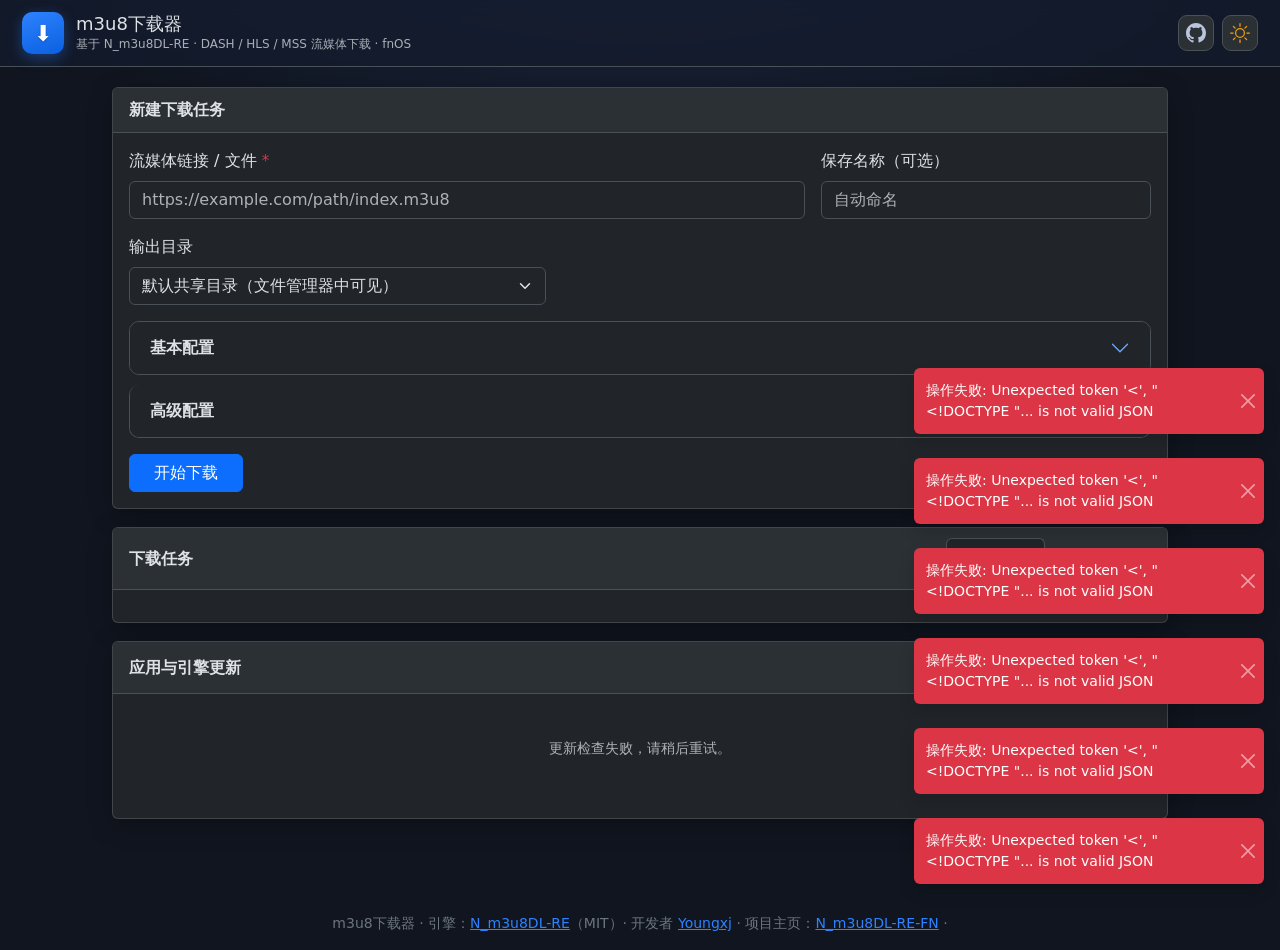
<file: m3u8_down/app/www/index.html>
<!DOCTYPE html>
<html lang="zh-CN" data-bs-theme="dark">
<head>
  <meta charset="UTF-8" />
  <meta name="viewport" content="width=device-width, initial-scale=1.0" />
  <title>m3u8下载器</title>
  <link rel="stylesheet" href="vendor/bootstrap.min.css?v=1" />
  <link rel="stylesheet" href="style.css?v=15" />
</head>
<body>
  <!-- 顶栏 -->
  <header class="topbar border-bottom">
    <div class="brand">
      <span class="logo">⬇</span>
      <div class="brand-text">
        <h1 class="mb-0">m3u8下载器</h1>
        <p class="sub mb-0">基于 N_m3u8DL-RE · DASH / HLS / MSS 流媒体下载 · fnOS</p>
      </div>
    </div>
    <div class="d-flex align-items-center gap-2">
      <a class="icon-btn" href="https://github.com/Youngxj/N_m3u8DL-RE-FN" target="_blank" rel="noopener" title="项目主页（GitHub）">
        <svg viewBox="0 0 16 16" width="20" height="20" fill="currentColor" aria-hidden="true">
          <path d="M8 0C3.58 0 0 3.58 0 8c0 3.54 2.29 6.53 5.47 7.59.4.07.55-.17.55-.38 0-.19-.01-.82-.01-1.49-2.01.37-2.53-.49-2.69-.94-.09-.23-.48-.94-.82-1.13-.28-.15-.68-.52-.01-.53.63-.01 1.08.58 1.23.82.72 1.21 1.87.87 2.33.66.07-.52.28-.87.51-1.07-1.78-.2-3.64-.89-3.64-3.95 0-.87.31-1.59.82-2.15-.08-.2-.36-1.02.08-2.12 0 0 .67-.21 2.2.82.64-.18 1.32-.27 2-.27s1.36.09 2 .27c1.53-1.04 2.2-.82 2.2-.82.44 1.1.16 1.92.08 2.12.51.56.82 1.27.82 2.15 0 3.07-1.87 3.75-3.65 3.95.29.25.54.73.54 1.48 0 1.07-.01 1.93-.01 2.2 0 .21.15.46.55.38A8.01 8.01 0 0 0 16 8c0-4.42-3.58-8-8-8z"/>
        </svg>
      </a>
      <button class="icon-btn" id="btn-theme" type="button" title="切换主题">
        <svg viewBox="0 0 16 16" width="20" height="20" fill="currentColor" aria-hidden="true">
          <path d="M8 11a3 3 0 1 1 0-6 3 3 0 0 1 0 6zm0 1a4 4 0 1 0 0-8 4 4 0 0 0 0 8zM8 0a.5.5 0 0 1 .5.5v2a.5.5 0 0 1-1 0v-2A.5.5 0 0 1 8 0zm0 13a.5.5 0 0 1 .5.5v2a.5.5 0 0 1-1 0v-2A.5.5 0 0 1 8 13zm8-5a.5.5 0 0 1-.5.5h-2a.5.5 0 0 1 0-1h2a.5.5 0 0 1 .5.5zM3 8a.5.5 0 0 1-.5.5h-2a.5.5 0 0 1 0-1h2A.5.5 0 0 1 3 8zm10.657-5.657a.5.5 0 0 1 0 .707l-1.414 1.415a.5.5 0 1 1-.707-.708l1.414-1.414a.5.5 0 0 1 .707 0zm-9.193 9.193a.5.5 0 0 1 0 .707L3.05 13.657a.5.5 0 0 1-.707-.707l1.414-1.414a.5.5 0 0 1 .707 0zm9.193 2.121a.5.5 0 0 1-.707 0l-1.414-1.414a.5.5 0 0 1 .707-.707l1.414 1.414a.5.5 0 0 1 0 .707zM4.464 4.465a.5.5 0 0 1-.707 0L2.343 3.05a.5.5 0 1 1 .707-.707l1.414 1.414a.5.5 0 0 1 0 .708z"/>
        </svg>
      </button>
    </div>
  </header>

  <main class="container main-wrap">
    <!-- 新建任务 -->
    <section class="card app-card">
      <div class="card-header fw-semibold">新建下载任务</div>
      <div class="card-body">
        <form id="task-form">
          <div class="row g-3 mb-3">
            <div class="col-12 col-lg-8">
              <label class="form-label" for="f-url">流媒体链接 / 文件 <span class="text-danger req">*</span></label>
              <input type="url" class="form-control" id="f-url" placeholder="https://example.com/path/index.m3u8" required />
            </div>
            <div class="col-12 col-lg-4">
              <label class="form-label" for="f-name">保存名称（可选）</label>
              <input type="text" class="form-control" id="f-name" placeholder="自动命名" />
            </div>
          </div>

          <div class="row g-3 mb-3">
            <div class="col-12 col-lg-5">
              <label class="form-label" for="f-dir">输出目录</label>
              <select class="form-select" id="f-dir">
                <option value="default">默认共享目录（文件管理器中可见）</option>
                <option value="custom">自定义目录（浏览选择 / 手动输入）</option>
              </select>
            </div>
            <div class="col-12 col-lg-7 custom-dir d-none">
              <label class="form-label" for="f-custom-dir">自定义目录路径 <span class="text-danger req">*</span></label>
              <div class="input-group">
                <input type="text" class="form-control" id="f-custom-dir" placeholder="/vol1/Users/admin/Downloads" />
                <button type="button" class="btn btn-outline-primary" id="btn-browse">浏览…</button>
              </div>
            </div>
          </div>

          <div class="accordion mb-3" id="cfg-accordion">
            <div class="accordion-item">
              <h2 class="accordion-header">
                <button class="accordion-button collapsed" type="button" data-bs-toggle="collapse" data-bs-target="#cfg-basic" aria-expanded="false">
                  基本配置
                </button>
              </h2>
              <div id="cfg-basic" class="accordion-collapse collapse" data-bs-parent="#cfg-accordion">
                <div class="accordion-body"></div>
              </div>
            </div>
            <div class="accordion-item">
              <h2 class="accordion-header">
                <button class="accordion-button collapsed" type="button" data-bs-toggle="collapse" data-bs-target="#cfg-advanced" aria-expanded="false">
                  高级配置
                </button>
              </h2>
              <div id="cfg-advanced" class="accordion-collapse collapse" data-bs-parent="#cfg-accordion">
                <div class="accordion-body"></div>
              </div>
            </div>
          </div>

          <div class="d-flex align-items-center gap-3 flex-wrap">
            <button type="submit" class="btn btn-primary px-4" id="btn-submit">开始下载</button>
            <span id="form-msg" class="text-danger small"></span>
          </div>
        </form>
      </div>
    </section>

    <!-- 任务 / 文件 -->
    <section class="card app-card">
      <div class="card-header d-flex align-items-center justify-content-between flex-wrap gap-2">
        <span class="fw-semibold">下载任务</span>
        <ul class="nav nav-tabs card-header-tabs mb-0">
          <li class="nav-item">
            <button class="nav-link active" data-tab="tasks" type="button">任务 <span id="task-count" class="badge text-bg-primary ms-1">0</span></button>
          </li>
          <li class="nav-item">
            <button class="nav-link" data-tab="files" type="button">已下载文件</button>
          </li>
        </ul>
      </div>
      <div class="card-body">
        <div id="tab-tasks">
          <div id="task-list" class="task-list"></div>
        </div>
        <div id="tab-files" class="d-none">
          <div id="file-list" class="file-list"></div>
        </div>
      </div>
    </section>
    <!-- 应用与引擎更新 -->
    <section class="card app-card">
      <div class="card-header d-flex align-items-center justify-content-between flex-wrap gap-2">
        <span class="fw-semibold">应用与引擎更新</span>
        <button type="button" class="btn btn-sm btn-outline-primary" id="btn-check-update">检查更新</button>
      </div>
      <div class="card-body">
        <div id="update-info">
          <p class="empty">正在检查更新…</p>
        </div>
      </div>
    </section>
  </main>

  <footer class="foot text-center text-secondary small py-3 px-3">
    m3u8下载器 · 引擎：<a href="https://github.com/nilaoda/N_m3u8DL-RE" target="_blank" rel="noopener">N_m3u8DL-RE</a>（MIT）· 开发者 <a href="https://github.com/Youngxj" target="_blank" rel="noopener">Youngxj</a> · 项目主页：<a href="https://github.com/Youngxj/N_m3u8DL-RE-FN" target="_blank" rel="noopener">N_m3u8DL-RE-FN</a> · <span id="foot-version"></span>
  </footer>

  <!-- 确认弹窗 -->
  <div class="modal fade" id="confirmModal" tabindex="-1" aria-hidden="true">
    <div class="modal-dialog modal-dialog-centered modal-sm">
      <div class="modal-content">
        <div class="modal-header"><h5 class="modal-title">确认操作</h5></div>
        <div class="modal-body" id="confirm-text"></div>
        <div class="modal-footer">
          <button type="button" class="btn btn-outline-secondary" id="confirm-no" data-bs-dismiss="modal">取消</button>
          <button type="button" class="btn btn-danger" id="confirm-yes">确认</button>
        </div>
      </div>
    </div>
  </div>

  <!-- Toast 容器 -->
  <div class="toast-container position-fixed bottom-0 end-0 p-3" id="toast-box" style="z-index:2000"></div>

  <script src="vendor/bootstrap.bundle.min.js?v=1"></script>
  <script src="app.js?v=16"></script>
</body>
</html>
</file>
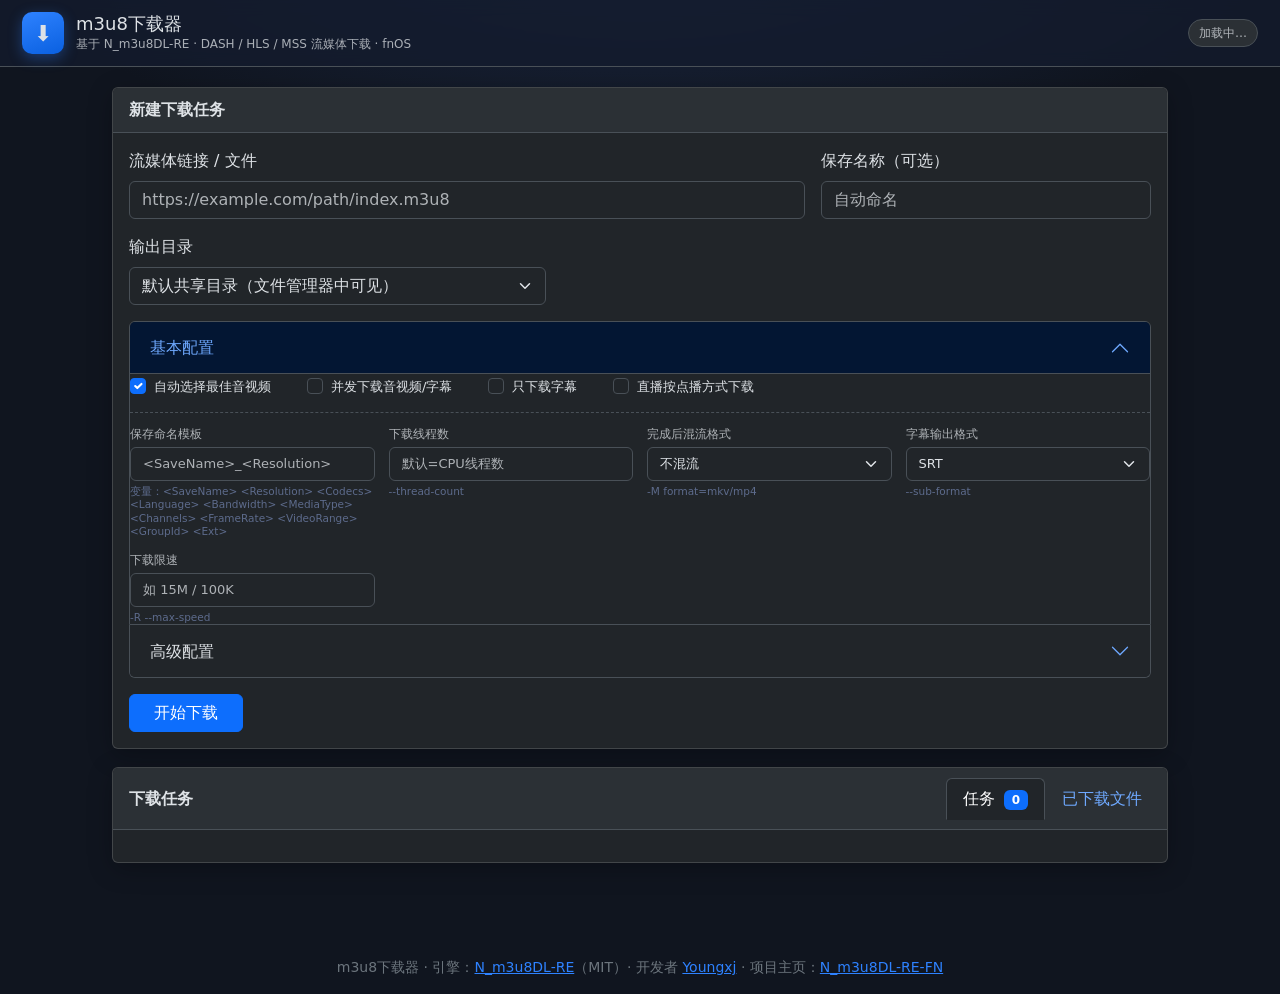
<file: n_m3u8dl_re/app/www/index.html>
<!DOCTYPE html>
<html lang="zh-CN" data-bs-theme="dark">
<head>
  <meta charset="UTF-8" />
  <meta name="viewport" content="width=device-width, initial-scale=1.0" />
  <title>m3u8下载器</title>
  <link rel="stylesheet" href="vendor/bootstrap.min.css?v=1" />
  <link rel="stylesheet" href="style.css?v=8" />
</head>
<body>
  <!-- 顶栏 -->
  <header class="topbar border-bottom">
    <div class="brand">
      <span class="logo">⬇</span>
      <div class="brand-text">
        <h1 class="mb-0">m3u8下载器</h1>
        <p class="sub mb-0">基于 N_m3u8DL-RE · DASH / HLS / MSS 流媒体下载 · fnOS</p>
      </div>
    </div>
    <div class="d-flex gap-2 flex-wrap">
      <span id="svc-dir" class="pill" title="默认输出目录">加载中…</span>
    </div>
  </header>

  <main class="container main-wrap">
    <!-- 新建任务 -->
    <section class="card app-card">
      <div class="card-header fw-semibold">新建下载任务</div>
      <div class="card-body">
        <form id="task-form">
          <div class="row g-3 mb-3">
            <div class="col-12 col-lg-8">
              <label class="form-label" for="f-url">流媒体链接 / 文件</label>
              <input type="url" class="form-control" id="f-url" placeholder="https://example.com/path/index.m3u8" required />
            </div>
            <div class="col-12 col-lg-4">
              <label class="form-label" for="f-name">保存名称（可选）</label>
              <input type="text" class="form-control" id="f-name" placeholder="自动命名" />
            </div>
          </div>

          <div class="row g-3 mb-3">
            <div class="col-12 col-lg-5">
              <label class="form-label" for="f-dir">输出目录</label>
              <select class="form-select" id="f-dir">
                <option value="default">默认共享目录（文件管理器中可见）</option>
                <option value="custom">自定义目录（浏览选择 / 手动输入）</option>
              </select>
            </div>
            <div class="col-12 col-lg-7 custom-dir d-none">
              <label class="form-label" for="f-custom-dir">自定义目录路径</label>
              <div class="input-group">
                <input type="text" class="form-control" id="f-custom-dir" placeholder="/vol1/Users/admin/Downloads" />
                <button type="button" class="btn btn-outline-primary" id="btn-browse">浏览…</button>
              </div>
            </div>
          </div>

          <div class="accordion mb-3" id="cfg-accordion">
            <div class="accordion-item">
              <h2 class="accordion-header">
                <button class="accordion-button" type="button" data-bs-toggle="collapse" data-bs-target="#cfg-basic" aria-expanded="true">
                  基本配置
                </button>
              </h2>
              <div id="cfg-basic" class="accordion-collapse collapse show" data-bs-parent="#cfg-accordion">
                <div class="accordion-body"></div>
              </div>
            </div>
            <div class="accordion-item">
              <h2 class="accordion-header">
                <button class="accordion-button collapsed" type="button" data-bs-toggle="collapse" data-bs-target="#cfg-advanced" aria-expanded="false">
                  高级配置
                </button>
              </h2>
              <div id="cfg-advanced" class="accordion-collapse collapse" data-bs-parent="#cfg-accordion">
                <div class="accordion-body"></div>
              </div>
            </div>
          </div>

          <div class="d-flex align-items-center gap-3 flex-wrap">
            <button type="submit" class="btn btn-primary px-4" id="btn-submit">开始下载</button>
            <span id="form-msg" class="text-danger small"></span>
          </div>
        </form>
      </div>
    </section>

    <!-- 任务 / 文件 -->
    <section class="card app-card">
      <div class="card-header d-flex align-items-center justify-content-between flex-wrap gap-2">
        <span class="fw-semibold">下载任务</span>
        <ul class="nav nav-tabs card-header-tabs mb-0">
          <li class="nav-item">
            <button class="nav-link active" data-tab="tasks" type="button">任务 <span id="task-count" class="badge text-bg-primary ms-1">0</span></button>
          </li>
          <li class="nav-item">
            <button class="nav-link" data-tab="files" type="button">已下载文件</button>
          </li>
        </ul>
      </div>
      <div class="card-body">
        <div id="tab-tasks">
          <div id="task-list" class="task-list"></div>
        </div>
        <div id="tab-files" class="d-none">
          <div id="file-list" class="file-list"></div>
        </div>
      </div>
    </section>
  </main>

  <footer class="foot text-center text-secondary small py-3 px-3">
    m3u8下载器 · 引擎：<a href="https://github.com/nilaoda/N_m3u8DL-RE" target="_blank" rel="noopener">N_m3u8DL-RE</a>（MIT）· 开发者 <a href="https://github.com/Youngxj" target="_blank" rel="noopener">Youngxj</a> · 项目主页：<a href="https://github.com/Youngxj/N_m3u8DL-RE-FN" target="_blank" rel="noopener">N_m3u8DL-RE-FN</a>
  </footer>

  <script src="vendor/bootstrap.bundle.min.js?v=1"></script>
  <script src="app.js?v=8"></script>
</body>
</html>
</file>
<file: m3u8_down/app/www/style.css>
/* m3u8下载器 — Bootstrap 5 主题之上的自定义样式（暗/亮两套配色） */
:root, [data-bs-theme="dark"] {
  --brand-1: #2e82ff;
  --brand-2: #0a60e0;
  --accent: #2e82ff;
  --ok: #22c55e;
  --warn: #f59e0b;
  --err: #ef4444;
  --mono: "Cascadia Code", "Consolas", "JetBrains Mono", monospace;
  --app-bg: radial-gradient(1200px 500px at 50% -10%, #1d2a47 0%, #10151f 55%);
  --topbar-bg: rgba(20, 27, 46, 0.78);
  --code-bg: #0d1322;
  --code-fg: #a8b6d8;
  --hint-fg: #5d6b8c;
  --progress-bg: #0d1322;
}
[data-bs-theme="light"] {
  --brand-1: #0a6cff;
  --brand-2: #0a60e0;
  --accent: #0a6cff;
  --app-bg: radial-gradient(1200px 500px at 50% -10%, #dbe8ff 0%, #eef2f7 55%);
  --topbar-bg: rgba(255, 255, 255, 0.82);
  --code-bg: #f1f3f7;
  --code-fg: #4a5568;
  --hint-fg: #8a94a6;
  --progress-bg: #e2e8f0;
}

body {
  background: var(--app-bg);
  min-height: 100vh;
}

/* 顶栏 */
.topbar {
  display: flex; align-items: center; justify-content: space-between;
  gap: 12px; flex-wrap: wrap;
  padding: 12px 22px;
  background: var(--topbar-bg);
  backdrop-filter: blur(8px);
  position: sticky; top: 0; z-index: 10;
}
.brand { display: flex; align-items: center; gap: 12px; min-width: 0; }
.brand-text { min-width: 0; }
.logo {
  width: 42px; height: 42px; border-radius: 10px; flex: none;
  display: grid; place-items: center; font-size: 22px;
  background: linear-gradient(160deg, var(--brand-1), var(--brand-2));
  box-shadow: 0 4px 14px rgba(46, 130, 255, 0.35);
  color: #fff; /* 下载箭头统一白色（暗/亮主题一致） */
  text-shadow: 0 1px 2px rgba(0, 0, 0, 0.25);
}
.brand h1 { font-size: 18px; white-space: nowrap; }
.brand .sub { font-size: 12px; color: var(--bs-secondary-color); white-space: nowrap; overflow: hidden; text-overflow: ellipsis; }
.pill {
  font-size: 12px; padding: 4px 10px; border-radius: 999px;
  background: var(--bs-tertiary-bg); border: 1px solid var(--bs-border-color);
  color: var(--bs-secondary-color); max-width: 360px;
  overflow: hidden; text-overflow: ellipsis; white-space: nowrap;
}
/* 头部图标按钮（颜色随主题变化） */
:root, [data-bs-theme="dark"] { --icon-fg: #b9c5de; }
[data-bs-theme="light"] { --icon-fg: #5b6472; }
.icon-btn {
  display: inline-flex; align-items: center; justify-content: center;
  width: 36px; height: 36px; border-radius: 9px;
  border: 1px solid var(--bs-border-color);
  background: var(--bs-tertiary-bg); color: var(--icon-fg);
  cursor: pointer; transition: all .15s; text-decoration: none;
}
.icon-btn:hover { color: var(--accent); border-color: var(--accent); }
#btn-theme { color: var(--warn); }
[data-bs-theme="light"] #btn-theme { color: var(--accent); }
.req { font-size: 15px; line-height: 1; vertical-align: middle; }

/* 主体 */
.main-wrap { max-width: 1080px; padding-bottom: 60px; padding-top: 20px; }
.app-card { box-shadow: 0 6px 24px rgba(0, 0, 0, 0.25); margin-bottom: 18px; }
.app-card .card-header {
  background: var(--bs-tertiary-bg);
  border-bottom: 1px solid var(--bs-border-color);
  padding: 10px 16px;
}

/* 配置表单：分组 + 勾选行 + 字段网格 */
.cfg-group { margin-bottom: 14px; }
.cfg-group:last-child { margin-bottom: 0; }
.cfg-group-title {
  font-size: 12px; font-weight: 600; color: var(--accent);
  margin-bottom: 8px; display: flex; align-items: center; gap: 6px;
}
.cfg-group-title::after {
  content: ''; flex: 1; height: 1px; background: var(--bs-border-color);
}
.cfg-checks {
  display: flex; flex-wrap: wrap; align-items: center; gap: 6px 20px;
  padding-bottom: 10px; margin-bottom: 10px; border-bottom: 1px dashed var(--bs-border-color);
}
.cfg-check .form-check-input { cursor: pointer; }
.cfg-check .form-check-label { font-size: 13px; cursor: pointer; }
.cfg-grid { display: grid; grid-template-columns: repeat(auto-fill, minmax(240px, 1fr)); gap: 12px 14px; align-items: start; }
.cfg-field { display: flex; flex-direction: column; gap: 4px; font-size: 12px; color: var(--bs-secondary-color); min-width: 0; }
.cfg-field .form-control, .cfg-field .form-select { font-size: 13px; }
.cfg-field textarea { font-family: var(--mono); font-size: 12.5px; resize: vertical; }
.cfg-field .cfg-hint { font-size: 10.5px; color: var(--hint-fg); line-height: 1.3; }
.cfg-full { grid-column: 1 / -1; }

/* 配置折叠卡内边距（内容不贴边；padding 加在折叠容器上） */
#cfg-accordion .accordion-item { margin-bottom: 10px; border-radius: 10px; overflow: hidden; }
#cfg-accordion .accordion-item:last-child { margin-bottom: 0; }
#cfg-accordion .accordion-collapse { padding: 20px; }
#cfg-accordion .accordion-body { padding: 0; }
#cfg-accordion .accordion-button { font-weight: 600; }
#cfg-accordion .accordion-button:not(.collapsed) { box-shadow: none; }

/* 确认弹窗文本：允许换行，超长路径不溢出 */
#confirm-text { white-space: normal; word-break: break-all; }

/* 任务列表 */
.task-list { display: grid; gap: 12px; }
.task {
  background: var(--bs-tertiary-bg);
  border: 1px solid var(--bs-border-color);
  border-radius: 12px;
  padding: 13px 15px;
  min-width: 0; /* 防止长行（如停止任务残留的 CLI 明细）把卡片撑超宽 */
  overflow: hidden;
}
.task-head { display: flex; justify-content: space-between; align-items: flex-start; gap: 10px; flex-wrap: wrap; }
.task-head > div { min-width: 0; }
.task-title { font-weight: 600; font-size: 14.5px; word-break: break-all; }
.task-url { font-size: 12px; color: var(--bs-secondary-color); word-break: break-all; margin-top: 2px; }
.task-meta { display: flex; gap: 6px; align-items: center; flex-wrap: wrap; }
.badge.bg-queued { background: var(--bs-secondary-bg) !important; color: var(--bs-secondary-color); }
.badge.bg-running { background: rgba(46,130,255,.18) !important; color: #6ab0ff; animation: pulse 1.6s infinite; }
.badge.bg-success { background: rgba(34,197,94,.18) !important; color: var(--ok); }
.badge.bg-failed { background: rgba(239,68,68,.18) !important; color: var(--err); }
.badge.bg-stopped { background: rgba(245,158,11,.18) !important; color: var(--warn); }
.badge.bg-stopping { background: rgba(245,158,11,.18) !important; color: var(--warn); }
@keyframes pulse { 50% { opacity: 0.55; } }

.progress-wrap { margin-top: 10px; display: flex; align-items: center; gap: 10px; }
.progress { flex: 1; min-width: 0; height: 8px; background: var(--progress-bg); }
.progress-bar {
  background: linear-gradient(90deg, var(--brand-1), #6ab0ff);
}
.progress-bar.bg-ok { background: linear-gradient(90deg, var(--ok), #4ade80); }
.progress-pct { font-size: 12.5px; color: var(--bs-secondary-color); min-width: 42px; text-align: right; font-variant-numeric: tabular-nums; }

.task-stats { display: flex; gap: 14px; flex-wrap: wrap; margin-top: 8px; font-size: 12.5px; color: var(--bs-secondary-color); }
.task-stats b { color: var(--bs-body-color); font-variant-numeric: tabular-nums; }

.task-last {
  margin-top: 8px; background: var(--code-bg); border-radius: 8px; padding: 7px 10px;
  font-family: var(--mono); font-size: 12px; line-height: 1.5; color: var(--code-fg);
  white-space: nowrap; overflow: hidden; text-overflow: ellipsis;
}
.task-actions { display: flex; gap: 8px; margin-top: 10px; flex-wrap: wrap; }

.empty { color: var(--bs-secondary-color); font-size: 13.5px; text-align: center; padding: 28px 0; }

/* 文件列表 */
.file-list { display: grid; gap: 8px; }
.file-row {
  display: flex; align-items: center; gap: 12px; flex-wrap: wrap;
  background: var(--bs-tertiary-bg);
  border: 1px solid var(--bs-border-color);
  border-radius: 10px;
  padding: 10px 14px;
}
.file-icon { font-size: 18px; flex: none; }
.file-row > .file-main { flex: 1; min-width: 0; }
.file-name { font-size: 13.5px; word-break: break-all; }
.file-path { font-size: 11px; color: var(--bs-secondary-color); word-break: break-all; margin-top: 2px; font-family: var(--mono); }
.file-meta { font-size: 12px; color: var(--bs-secondary-color); white-space: nowrap; font-variant-numeric: tabular-nums; }
.file-actions { display: flex; gap: 6px; flex-wrap: wrap; }

.foot a { color: var(--accent); }

/* 应用与引擎更新 */
.update-info { display: grid; gap: 8px; }
.upd-warn {
  background: rgba(245, 158, 11, 0.12);
  border: 1px solid rgba(245, 158, 11, 0.4);
  color: var(--warn);
  border-radius: 10px;
  padding: 9px 12px;
  font-size: 13px;
  word-break: break-all;
}
.upd-row {
  display: flex; align-items: center; gap: 10px; flex-wrap: wrap;
  background: var(--bs-tertiary-bg);
  border: 1px solid var(--bs-border-color);
  border-radius: 10px;
  padding: 10px 14px;
  font-size: 13.5px;
}
.upd-name { font-weight: 600; color: var(--bs-secondary-color); }
.upd-cur { font-weight: 600; font-family: var(--mono); font-variant-numeric: tabular-nums; }
.upd-latest { color: var(--bs-secondary-color); font-family: var(--mono); }
.upd-badge {
  font-size: 11.5px; padding: 2px 9px; border-radius: 999px;
  font-weight: 600;
}
.upd-badge.upd-ok { background: rgba(34, 197, 94, 0.16); color: var(--ok); }
.upd-badge.upd-new { background: rgba(239, 68, 68, 0.16); color: var(--err); }
.upd-badge.upd-unknown { background: var(--bs-secondary-bg); color: var(--bs-secondary-color); }
.upd-btn { margin-left: auto; }
.upd-note { font-size: 12.5px; color: var(--bs-secondary-color); padding: 0 4px; }
.upd-running { color: var(--accent); border-color: rgba(46, 130, 255, 0.4); background: rgba(46, 130, 255, 0.1); }
.upd-okline { color: var(--ok); border-color: rgba(34, 197, 94, 0.4); background: rgba(34, 197, 94, 0.1); }
.upd-path {
  font-family: var(--mono); font-size: 12px; margin-top: 6px;
  color: var(--code-fg); word-break: break-all;
}
</file>
<file: n_m3u8dl_re/app/www/style.css>
/* m3u8下载器 — Bootstrap 5 暗色主题之上的自定义样式 */
:root {
  --brand-1: #2e82ff;
  --brand-2: #0a60e0;
  --accent: #2e82ff;
  --ok: #22c55e;
  --warn: #f59e0b;
  --err: #ef4444;
  --mono: "Cascadia Code", "Consolas", "JetBrains Mono", monospace;
}

body {
  background: radial-gradient(1200px 500px at 50% -10%, #1d2a47 0%, #10151f 55%);
  min-height: 100vh;
  color-scheme: dark;
}

/* 顶栏 */
.topbar {
  display: flex; align-items: center; justify-content: space-between;
  gap: 12px; flex-wrap: wrap;
  padding: 12px 22px;
  background: rgba(20, 27, 46, 0.78);
  backdrop-filter: blur(8px);
  position: sticky; top: 0; z-index: 10;
}
.brand { display: flex; align-items: center; gap: 12px; min-width: 0; }
.brand-text { min-width: 0; }
.logo {
  width: 42px; height: 42px; border-radius: 10px; flex: none;
  display: grid; place-items: center; font-size: 22px;
  background: linear-gradient(160deg, var(--brand-1), var(--brand-2));
  box-shadow: 0 4px 14px rgba(46, 130, 255, 0.35);
}
.brand h1 { font-size: 18px; white-space: nowrap; }
.brand .sub { font-size: 12px; color: var(--bs-secondary-color); white-space: nowrap; overflow: hidden; text-overflow: ellipsis; }
.pill {
  font-size: 12px; padding: 4px 10px; border-radius: 999px;
  background: var(--bs-tertiary-bg); border: 1px solid var(--bs-border-color);
  color: var(--bs-secondary-color); max-width: 360px;
  overflow: hidden; text-overflow: ellipsis; white-space: nowrap;
}

/* 主体 */
.main-wrap { max-width: 1080px; padding-bottom: 60px; padding-top: 20px; }
.app-card { box-shadow: 0 6px 24px rgba(0, 0, 0, 0.25); margin-bottom: 18px; }
.app-card .card-header {
  background: var(--bs-tertiary-bg);
  border-bottom: 1px solid var(--bs-border-color);
  padding: 10px 16px;
}

/* 配置表单：勾选行 + 字段网格 */
.cfg-checks {
  display: flex; flex-wrap: wrap; align-items: center; gap: 6px 20px;
  padding-bottom: 12px; margin-bottom: 12px; border-bottom: 1px dashed var(--bs-border-color);
}
.cfg-check .form-check-input { cursor: pointer; }
.cfg-check .form-check-label { font-size: 13px; cursor: pointer; }
.cfg-grid { display: grid; grid-template-columns: repeat(auto-fill, minmax(240px, 1fr)); gap: 12px 14px; align-items: start; }
.cfg-field { display: flex; flex-direction: column; gap: 4px; font-size: 12px; color: var(--bs-secondary-color); min-width: 0; }
.cfg-field .form-control, .cfg-field .form-select { font-size: 13px; }
.cfg-field textarea { font-family: var(--mono); font-size: 12.5px; resize: vertical; }
.cfg-field .cfg-hint { font-size: 10.5px; color: #5d6b8c; line-height: 1.3; }
.cfg-full { grid-column: 1 / -1; }

/* 任务列表 */
.task-list { display: grid; gap: 12px; }
.task {
  background: var(--bs-tertiary-bg);
  border: 1px solid var(--bs-border-color);
  border-radius: 12px;
  padding: 13px 15px;
}
.task-head { display: flex; justify-content: space-between; align-items: flex-start; gap: 10px; flex-wrap: wrap; }
.task-head > div { min-width: 0; }
.task-title { font-weight: 600; font-size: 14.5px; word-break: break-all; }
.task-url { font-size: 12px; color: var(--bs-secondary-color); word-break: break-all; margin-top: 2px; }
.task-meta { display: flex; gap: 6px; align-items: center; flex-wrap: wrap; }
.badge.bg-queued { background: var(--bs-secondary-bg) !important; color: var(--bs-secondary-color); }
.badge.bg-running { background: rgba(46,130,255,.18) !important; color: #6ab0ff; animation: pulse 1.6s infinite; }
.badge.bg-success { background: rgba(34,197,94,.18) !important; color: var(--ok); }
.badge.bg-failed { background: rgba(239,68,68,.18) !important; color: var(--err); }
.badge.bg-stopped { background: rgba(245,158,11,.18) !important; color: var(--warn); }
.badge.bg-stopping { background: rgba(245,158,11,.18) !important; color: var(--warn); }
@keyframes pulse { 50% { opacity: 0.55; } }

.progress-wrap { margin-top: 10px; display: flex; align-items: center; gap: 10px; }
.progress { flex: 1; min-width: 0; height: 8px; background: #0d1322; }
.progress-bar {
  background: linear-gradient(90deg, var(--brand-1), #6ab0ff);
}
.progress-bar.bg-ok { background: linear-gradient(90deg, var(--ok), #4ade80); }
.progress-pct { font-size: 12.5px; color: var(--bs-secondary-color); min-width: 42px; text-align: right; font-variant-numeric: tabular-nums; }

.task-stats { display: flex; gap: 14px; flex-wrap: wrap; margin-top: 8px; font-size: 12.5px; color: var(--bs-secondary-color); }
.task-stats b { color: var(--bs-body-color); font-variant-numeric: tabular-nums; }

.task-last {
  margin-top: 8px; background: #0d1322; border-radius: 8px; padding: 7px 10px;
  font-family: var(--mono); font-size: 12px; line-height: 1.5; color: #a8b6d8;
  white-space: nowrap; overflow: hidden; text-overflow: ellipsis;
}
.task-actions { display: flex; gap: 8px; margin-top: 10px; flex-wrap: wrap; }

.empty { color: var(--bs-secondary-color); font-size: 13.5px; text-align: center; padding: 28px 0; }

/* 文件列表 */
.file-list { display: grid; gap: 8px; }
.file-row {
  display: flex; align-items: center; gap: 12px; flex-wrap: wrap;
  background: var(--bs-tertiary-bg);
  border: 1px solid var(--bs-border-color);
  border-radius: 10px;
  padding: 10px 14px;
}
.file-icon { font-size: 18px; flex: none; }
.file-row > .file-main { flex: 1; min-width: 0; }
.file-name { font-size: 13.5px; word-break: break-all; }
.file-path { font-size: 11px; color: var(--bs-secondary-color); word-break: break-all; margin-top: 2px; font-family: var(--mono); }
.file-meta { font-size: 12px; color: var(--bs-secondary-color); white-space: nowrap; font-variant-numeric: tabular-nums; }
.file-actions { display: flex; gap: 6px; flex-wrap: wrap; }

.foot a { color: var(--accent); }
</file>
